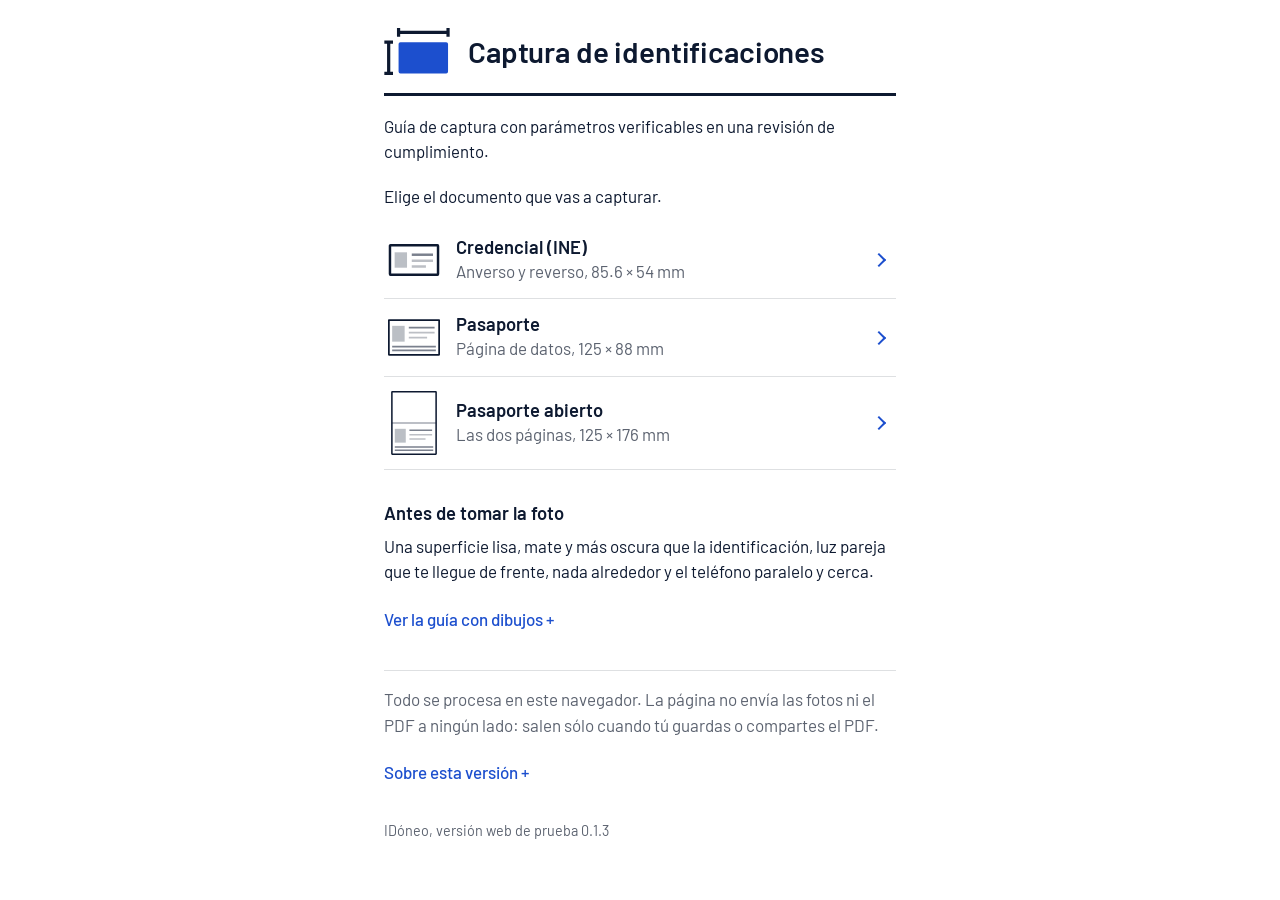
<file: idoneo/web/index.html>
<!doctype html>
<html lang="es-MX">
<head>
<meta charset="utf-8">
<meta name="viewport" content="width=device-width, initial-scale=1, viewport-fit=cover">
<!-- La política impide que la página cargue algo que no sea suyo o envíe algo por la red (connect-src 'none'), que
     mande formularios, que abra trabajadores y que escriba HTML desde el código (trusted-types). No puede impedir que la
     página navegue a otra dirección ni el WebRTC, que el código no usa. El motor corre aquí mismo, no en un trabajador
     aparte, para que esta regla lo cubra también a él. Como etiqueta no admite frame-ancestors: si el alojamiento deja
     poner encabezados, conviene mandarla también como encabezado, con frame-ancestors 'none'. -->
<meta http-equiv="Content-Security-Policy" content="default-src 'none'; script-src 'self'; style-src 'self'; img-src 'self' blob: data:; font-src 'self'; manifest-src 'self'; connect-src 'none'; worker-src 'none'; frame-src 'none'; form-action 'none'; base-uri 'none'; object-src 'none'; require-trusted-types-for 'script'; trusted-types 'none'">
<meta name="referrer" content="no-referrer">
<meta name="robots" content="noindex">
<title>IDóneo, versión web de prueba</title>
<meta name="description" content="Captura de credenciales y pasaportes a tamaño real sobre fondo blanco, en PDF tamaño carta. Todo se procesa en el navegador.">
<meta name="theme-color" content="#FFFFFF">
<link rel="manifest" href="manifest.webmanifest">
<link rel="icon" href="img/icono.svg" type="image/svg+xml">
<link rel="apple-touch-icon" href="img/icono_180.png">
<link rel="stylesheet" href="estilos.css">
<script type="module" src="app.js"></script>
</head>
<body>
<main id="app">

  <!-- Inicio: qué se va a capturar -->
  <section id="inicio" class="pantalla" aria-labelledby="inicio-titulo">
    <header class="membrete">
      <img class="marca" src="img/marca.svg" alt="" width="66" height="47">
      <h1 id="inicio-titulo" tabindex="-1">Captura de identificaciones</h1>
    </header>
    <p class="descriptor">Guía de captura con parámetros verificables en una revisión de cumplimiento.</p>
    <p id="aviso-recarga" class="aviso claro" role="alert" hidden>La página se volvió a cargar mientras estaba abierta la cámara, y lo que llevabas capturado se perdió. Suele pasar cuando al teléfono le falta memoria. Vuelve a empezar; si se repite, toma la foto con la cámara del teléfono y súbela con «Elegir una foto guardada».</p>
    <p class="indicacion">Elige el documento que vas a capturar.</p>
    <ul class="documentos">
      <li><button type="button" class="documento" data-formato="ID1">
        <img src="img/doc_credencial.svg" alt="" width="31" height="19">
        <span class="documento-texto"><span class="documento-titulo">Credencial (INE)</span>
          <span class="documento-detalle">Anverso y reverso, 85.6&nbsp;×&nbsp;54&nbsp;mm</span></span>
        <span class="flecha" aria-hidden="true"></span>
      </button></li>
      <li><button type="button" class="documento" data-formato="ID3">
        <img src="img/doc_pasaporte.svg" alt="" width="45" height="32">
        <span class="documento-texto"><span class="documento-titulo">Pasaporte</span>
          <span class="documento-detalle">Página de datos, 125&nbsp;×&nbsp;88&nbsp;mm</span></span>
        <span class="flecha" aria-hidden="true"></span>
      </button></li>
      <li><button type="button" class="documento" data-formato="ID3_ABIERTA">
        <img src="img/doc_libreta.svg" alt="" width="45" height="63">
        <span class="documento-texto"><span class="documento-titulo">Pasaporte abierto</span>
          <span class="documento-detalle">Las dos páginas, 125&nbsp;×&nbsp;176&nbsp;mm</span></span>
        <span class="flecha" aria-hidden="true"></span>
      </button></li>
    </ul>

    <h2>Antes de tomar la foto</h2>
    <p>Una superficie lisa, mate y más oscura que la identificación, luz pareja que te llegue de frente, nada alrededor y el teléfono paralelo y cerca.</p>
    <details class="guia">
      <summary>Ver la guía con dibujos</summary>
      <div class="guia-paginas">
        <figure class="guia-pagina">
          <img src="img/guia_superficie_mate.svg" alt="Así sí: una identificación sobre una superficie oscura y mate">
          <figcaption><strong>La superficie.</strong> Lisa, mate, de un solo color y más oscura que la identificación. Si tu mesa brilla, tiene veta o es clara, pon debajo de la identificación una tela o una cartulina, oscuras y sin brillo.</figcaption>
        </figure>
        <figure class="guia-pagina">
          <img src="img/guia_luz_frente.svg" alt="Así sí: la luz de frente">
          <figcaption><strong>La luz.</strong> Pareja y de frente. Con la lámpara justo encima o a tu espalda, la sombra del teléfono o de tu brazo cae sobre la identificación.</figcaption>
        </figure>
        <figure class="guia-pagina">
          <img src="img/guia_alrededor_libre.svg" alt="Así sí: la identificación sola, con espacio libre alrededor">
          <figcaption><strong>Alrededor.</strong> La identificación sola y completa, con unos centímetros libres a su alrededor. Nada encima ni junto a ella.</figcaption>
        </figure>
        <figure class="guia-pagina">
          <img src="img/guia_telefono_paralelo.svg" alt="Así sí: el teléfono paralelo a la mesa y cerca">
          <figcaption><strong>El teléfono.</strong> Paralelo a la mesa y cerca, con la identificación llenando casi toda la foto pero con un poco de mesa alrededor de las cuatro esquinas.</figcaption>
        </figure>
      </div>
    </details>

    <p id="aviso-navegador" class="aviso claro" role="alert" hidden>Este navegador es demasiado antiguo para la página. Usa Safari o Chrome actualizados (en iPhone, iOS 15 o posterior).</p>
    <p class="privacidad">Todo se procesa en este navegador. La página no envía las fotos ni el PDF a ningún lado: salen sólo cuando tú guardas o compartes el PDF.</p>
    <details class="sobre">
      <summary>Sobre esta versión</summary>
      <p>Es una versión de prueba de IDóneo para el navegador, con el mismo motor de la aplicación de Android. A diferencia de la aplicación, no guía la cámara en vivo: la foto se toma y el motor la revisa después, con los mismos criterios.</p>
      <p>En Chrome para Android la foto se toma dentro de la página, con un marco de referencia: el navegador pide permiso para usar la cámara la primera vez, y la cámara se apaga en cuanto se toma la foto o se sale de esa pantalla. En iPhone se usa la cámara del teléfono.</p>
      <p>No verifica que el documento sea auténtico ni que esté vigente, no garantiza que un tercero acepte el archivo y no está afiliada a ninguna autoridad ni institución. Úsala con la identificación de muestra o con documentos propios mientras dure la prueba.</p>
      <p>La tipografía es Barlow (licencia SIL Open Font) y el motor se compila con TeaVM (licencia Apache 2.0): ver <a href="licencias/LEEME.txt">licencias</a>.</p>
    </details>
    <p class="colofon">IDóneo, versión web de prueba <span id="version"></span></p>
  </section>

  <!-- Un lado: tomar o elegir la foto -->
  <section id="lado" class="pantalla" aria-labelledby="lado-titulo" hidden>
    <div class="barra">
      <button type="button" class="volver" data-accion="inicio">Inicio</button>
      <span id="lado-paso" class="pastilla"></span>
    </div>
    <h1 id="lado-titulo" tabindex="-1" aria-describedby="lado-estado"></h1>
    <p id="lado-indicacion"></p>

    <div id="lado-estado" class="estado" role="status" aria-live="polite"></div>
    <p id="aviso-camara" class="aviso claro" role="alert" hidden></p>

    <div class="acciones-foto">
      <label class="boton primario archivo">
        <input type="file" id="foto-camara" accept="image/*" capture="environment">
        <span>Tomar foto</span>
      </label>
      <label class="boton secundario archivo">
        <input type="file" id="foto-archivo" accept="image/*">
        <span>Elegir una foto guardada</span>
      </label>
      <button type="button" id="ver-toma" class="boton plano" hidden>Ver la toma que no pasó</button>
      <button type="button" id="reiniciar-lado" class="boton plano" hidden>Empezar de nuevo este lado</button>
    </div>
    <p id="aviso-lectura" class="aviso claro" hidden>Este navegador altera un poco las imágenes que lee la página, como protección contra el rastreo, y las mediciones pueden variar. Para la prueba, anota en tus comentarios que salió este aviso.</p>
    <p class="nota">La página no guarda la foto ni la envía a ningún lado. Una foto reenviada por mensajería suele llegar reducida y no alcanzar la resolución.</p>
  </section>

  <!-- La cámara dentro de la página (donde el navegador da foto fija): el navegador no deja el frente a otra aplicación -->
  <section id="camara" class="pantalla camara" aria-labelledby="camara-titulo" hidden>
    <video id="camara-video" playsinline muted aria-hidden="true"></video>
    <div class="camara-marco" aria-hidden="true"><div id="camara-recuadro"></div></div>
    <div class="camara-arriba">
      <h1 id="camara-titulo" tabindex="-1"></h1>
      <p id="camara-indicacion"></p>
    </div>
    <p id="camara-estado" class="camara-estado" role="status" aria-live="polite"></p>
    <div class="camara-abajo">
      <button type="button" id="camara-cancelar" class="boton secundario oscuro">Cancelar</button>
      <button type="button" id="camara-disparar" class="disparador" aria-label="Tomar la foto"></button>
      <button type="button" id="camara-sistema" class="camara-sistema">Usar la app de cámara</button>
    </div>
  </section>

  <!-- Procesando -->
  <section id="procesando" class="pantalla centrada" aria-labelledby="procesando-titulo" hidden>
    <div class="giro" aria-hidden="true"></div>
    <h1 id="procesando-titulo" tabindex="-1">Revisando la foto…</h1>
    <p>Se mide la inclinación, las esquinas, la nitidez, la resolución, la luz y los reflejos.</p>
  </section>

  <!-- Revisión de un lado -->
  <section id="revision" class="pantalla oscura" aria-labelledby="revision-titulo" hidden>
    <h1 id="revision-titulo" tabindex="-1"></h1>
    <div class="lamina">
      <canvas id="revision-imagen" role="img" aria-label="La identificación como quedará en el PDF"></canvas>
    </div>
    <div class="fila-derecha">
      <button type="button" id="girar" class="boton secundario oscuro">Girar media vuelta</button>
    </div>
    <div id="franja" class="franja" hidden>
      <p>En la ampliación va marcado lo que se quita al dejar la franja en blanco. Debe ser sólo la franja entre el doblez del pasaporte y la página de datos. Desliza la ampliación a lo ancho, y si lo marcado cubre algo de la página, conserva la franja.</p>
      <div class="franja-desplazable" tabindex="0" role="group" aria-label="Ampliación de la orilla junto al doblez; se desplaza a lo ancho"><canvas id="franja-imagen" role="img" aria-label="La orilla de la página de datos junto al doblez, ampliada, con lo que se quita marcado"></canvas></div>
      <button type="button" id="conservar" class="boton secundario oscuro">Conservar la franja</button>
      <p id="franja-conservada" class="tenue" hidden>La franja se queda como salió en la toma.</p>
    </div>
    <div id="revision-aviso" class="aviso" hidden></div>
    <p id="revision-dictamen" class="dictamen" hidden></p>
    <table class="mediciones">
      <caption class="oculto">Mediciones de la toma</caption>
      <tbody id="revision-tabla"></tbody>
    </table>
    <p id="revision-salida" class="tenue"></p>
    <div class="botones-abajo">
      <button type="button" id="revision-izquierda" class="boton secundario oscuro">Repetir</button>
      <button type="button" id="revision-derecha" class="boton primario oscuro">Continuar</button>
    </div>
  </section>

  <!-- Resultado -->
  <section id="resultado" class="pantalla" aria-labelledby="resultado-titulo" hidden>
    <h1 id="resultado-titulo" tabindex="-1">PDF listo</h1>
    <div id="resultado-sin-cumplir" class="aviso claro" hidden></div>
    <div class="mesa">
      <canvas id="hoja" role="img" aria-label="Vista de la hoja tamaño carta"></canvas>
    </div>
    <p class="tenue">Así queda la hoja tamaño carta del PDF.</p>
    <h2>Tamaño en la hoja</h2>
    <div class="segmentos" role="radiogroup" aria-label="Tamaño en la hoja">
      <button type="button" role="radio" data-escala="1" aria-checked="true">Tamaño real</button>
      <button type="button" role="radio" data-escala="1.5" aria-checked="false" aria-label="Ampliada al 150 %">150&nbsp;%</button>
      <button type="button" role="radio" data-escala="2" aria-checked="false" aria-label="Ampliada al 200 %">200&nbsp;%</button>
    </div>
    <p id="escala-nota" class="tenue" hidden></p>
    <label class="campo">
      <span>Nombre del archivo</span>
      <input type="text" id="nombre-archivo" value="identificacion" autocomplete="off" autocapitalize="off" spellcheck="false" maxlength="80">
    </label>
    <div class="acciones-pdf">
      <button type="button" id="guardar" class="boton primario">Guardar PDF</button>
      <button type="button" id="compartir" class="boton secundario" hidden>Compartir PDF</button>
      <button type="button" id="mediciones" class="boton plano">Guardar las mediciones (JSON)</button>
    </div>
    <p id="resultado-error" class="error" role="alert"></p>
    <p class="tenue">El PDF contiene sólo la hoja con la identificación. Las mediciones de la captura se guardan aparte, si las quieres conservar.</p>
    <button type="button" id="terminar" class="boton plano peligro">Terminar y borrar</button>
  </section>

  <dialog id="salir">
    <p>Si vuelves al inicio se pierde lo que llevas capturado.</p>
    <div class="botones-dialogo">
      <button type="button" class="boton plano" data-respuesta="no">Seguir aquí</button>
      <button type="button" class="boton primario" data-respuesta="si">Volver al inicio</button>
    </div>
  </dialog>

  <noscript><p class="aviso claro">Esta página necesita JavaScript: el motor que revisa la foto corre en el navegador.</p></noscript>
</main>
</body>
</html>
</file>
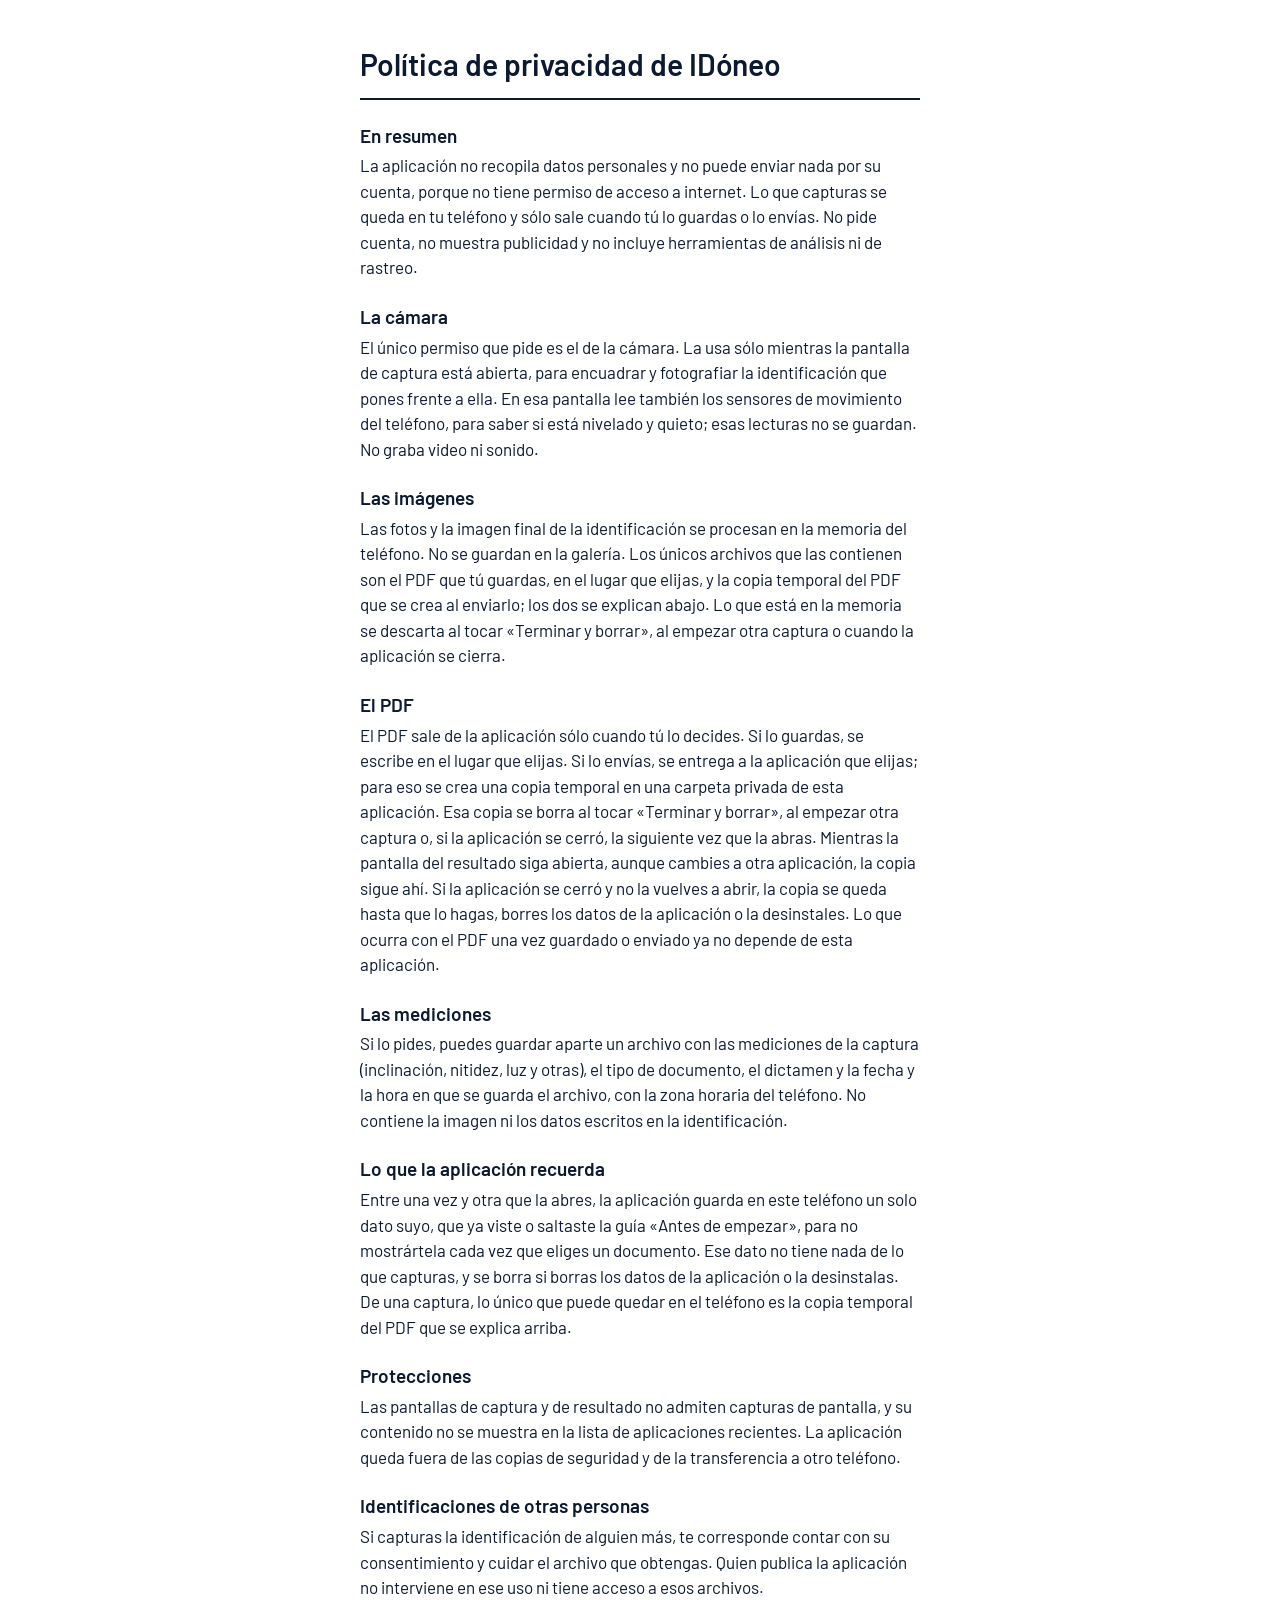
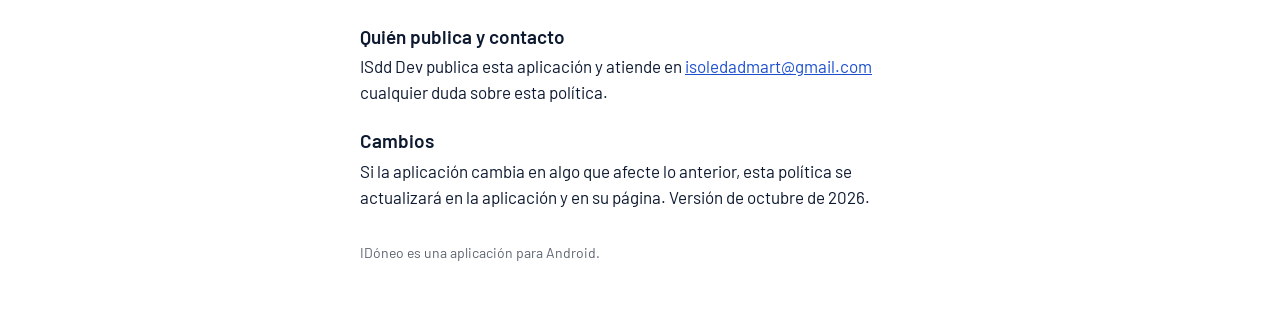
<file: idoneo/privacidad.html>
<!doctype html>
<html lang="es">
<head>
<meta charset="utf-8">
<meta name="viewport" content="width=device-width, initial-scale=1">
<title>Política de privacidad de IDóneo</title>
<meta name="description" content="Política de privacidad de IDóneo. La aplicación no recopila datos personales y no puede enviar nada por su cuenta, porque no tiene permiso de acceso a internet.">
<style>
  @font-face { font-family: 'barlow_regular'; src: url([data-uri]); font-display: swap; }
  @font-face { font-family: 'barlow_semibold'; src: url([data-uri]); font-display: swap; }
  html { -webkit-text-size-adjust: 100%; }
  body { margin: 0; background: #fff; color: #0D1930;
         font: 17px/1.5 'barlow_regular', system-ui, -apple-system, "Segoe UI", Roboto, "Helvetica Neue", Arial, sans-serif; }
  main { max-width: 560px; margin: 0 auto; padding: 48px 24px 24px; }
  h1 { margin: 0; font: 400 30px/1.12 'barlow_semibold', system-ui, sans-serif; }
  hr { border: 0; border-top: 2px solid #0D1930; margin: 16px 0 0; }
  h2 { font: 400 19px/1.25 'barlow_semibold', system-ui, sans-serif; margin: 24px 0 6px; }
  p { margin: 0; overflow-wrap: anywhere; }
  a { color: #1C4FCE; }
  footer { max-width: 560px; margin: 0 auto; padding: 8px 24px 48px; color: #5C6370; font-size: 14px; }
</style>
</head>
<body>
<main>
<h1>Política de privacidad de IDóneo</h1>
<hr>
<h2>En resumen</h2>
<p>La aplicación no recopila datos personales y no puede enviar nada por su cuenta, porque no tiene permiso de acceso a internet. Lo que capturas se queda en tu teléfono y sólo sale cuando tú lo guardas o lo envías. No pide cuenta, no muestra publicidad y no incluye herramientas de análisis ni de rastreo.</p>
<h2>La cámara</h2>
<p>El único permiso que pide es el de la cámara. La usa sólo mientras la pantalla de captura está abierta, para encuadrar y fotografiar la identificación que pones frente a ella. En esa pantalla lee también los sensores de movimiento del teléfono, para saber si está nivelado y quieto; esas lecturas no se guardan. No graba video ni sonido.</p>
<h2>Las imágenes</h2>
<p>Las fotos y la imagen final de la identificación se procesan en la memoria del teléfono. No se guardan en la galería. Los únicos archivos que las contienen son el PDF que tú guardas, en el lugar que elijas, y la copia temporal del PDF que se crea al enviarlo; los dos se explican abajo. Lo que está en la memoria se descarta al tocar «Terminar y borrar», al empezar otra captura o cuando la aplicación se cierra.</p>
<h2>El PDF</h2>
<p>El PDF sale de la aplicación sólo cuando tú lo decides. Si lo guardas, se escribe en el lugar que elijas. Si lo envías, se entrega a la aplicación que elijas; para eso se crea una copia temporal en una carpeta privada de esta aplicación. Esa copia se borra al tocar «Terminar y borrar», al empezar otra captura o, si la aplicación se cerró, la siguiente vez que la abras. Mientras la pantalla del resultado siga abierta, aunque cambies a otra aplicación, la copia sigue ahí. Si la aplicación se cerró y no la vuelves a abrir, la copia se queda hasta que lo hagas, borres los datos de la aplicación o la desinstales. Lo que ocurra con el PDF una vez guardado o enviado ya no depende de esta aplicación.</p>
<h2>Las mediciones</h2>
<p>Si lo pides, puedes guardar aparte un archivo con las mediciones de la captura (inclinación, nitidez, luz y otras), el tipo de documento, el dictamen y la fecha y la hora en que se guarda el archivo, con la zona horaria del teléfono. No contiene la imagen ni los datos escritos en la identificación.</p>
<h2>Lo que la aplicación recuerda</h2>
<p>Entre una vez y otra que la abres, la aplicación guarda en este teléfono un solo dato suyo, que ya viste o saltaste la guía «Antes de empezar», para no mostrártela cada vez que eliges un documento. Ese dato no tiene nada de lo que capturas, y se borra si borras los datos de la aplicación o la desinstalas. De una captura, lo único que puede quedar en el teléfono es la copia temporal del PDF que se explica arriba.</p>
<h2>Protecciones</h2>
<p>Las pantallas de captura y de resultado no admiten capturas de pantalla, y su contenido no se muestra en la lista de aplicaciones recientes. La aplicación queda fuera de las copias de seguridad y de la transferencia a otro teléfono.</p>
<h2>Identificaciones de otras personas</h2>
<p>Si capturas la identificación de alguien más, te corresponde contar con su consentimiento y cuidar el archivo que obtengas. Quien publica la aplicación no interviene en ese uso ni tiene acceso a esos archivos.</p>
<h2>Quién publica y contacto</h2>
<p>ISdd Dev publica esta aplicación y atiende en <a href="mailto:isoledadmart@gmail.com">isoledadmart@gmail.com</a> cualquier duda sobre esta política.</p>
<h2>Cambios</h2>
<p>Si la aplicación cambia en algo que afecte lo anterior, esta política se actualizará en la aplicación y en su página. Versión de octubre de 2026.</p>
</main>
<footer>IDóneo es una aplicación para Android.</footer>
</body>
</html>
</file>
<file: idoneo/web/estilos.css>
/* IDóneo, versión web. Los colores, la tipografía y las formas son los de la aplicación (res/values/colors.xml,
   res/font, res/drawable): papel claro para elegir y para el resultado, superficie oscura para revisar la imagen. */

@font-face {
  font-family: "Barlow";
  src: url("fuentes/barlow_regular.ttf") format("truetype");
  font-weight: 400;
  font-display: swap;
}
@font-face {
  font-family: "Barlow";
  src: url("fuentes/barlow_medium.ttf") format("truetype");
  font-weight: 500;
  font-display: swap;
}
@font-face {
  font-family: "Barlow";
  src: url("fuentes/barlow_semibold.ttf") format("truetype");
  font-weight: 600;
  font-display: swap;
}

:root {
  color-scheme: light;
  --tinta: #0D1930;
  --marca: #1C4FCE;
  --acento: #8AB5FF;
  --gris: #5C6370;
  --fondo: #F2F3F4;
  --superficie: #FFFFFF;
  --linea: #DEE0E2;
  --marca-suave: #E8EDFA;
  --inactivo: #D6D8DB;
  --texto-inactivo: #656D7B;
  --aviso-fondo-claro: #FDF2E1;
  --aviso-borde-claro: #EBC27A;
  --negro: #000000;
  --superficie-oscura: #141619;
  --linea-oscura: #292D32;
  --contorno-oscuro: #6E7684;
  --texto-claro-tenue: #B8BFCC;
  --aviso-fondo: #221909;
  --pasa: #30D5A9;
  --ambar: #F5B041;
  --rojo: #FF6B5C;
  --rojo-claro: #C62828;
  --radio: 14px;
  --gutter: 16px;
}

*, *::before, *::after { box-sizing: border-box; }

/* lo oculto se oculta aunque su clase diga cómo mostrarlo */
[hidden] { display: none !important; }

html { -webkit-text-size-adjust: 100%; text-size-adjust: 100%; }

body {
  margin: 0;
  background: var(--superficie);
  color: var(--tinta);
  font-family: "Barlow", system-ui, -apple-system, "Segoe UI", sans-serif;
  font-size: 17px;
  line-height: 1.5;
  font-weight: 400;
}

body.oscuro { background: var(--negro); }

main {
  max-width: 34rem;
  margin: 0 auto;
  padding: calc(env(safe-area-inset-top, 0px) + 20px) calc(env(safe-area-inset-right, 0px) + var(--gutter))
           calc(env(safe-area-inset-bottom, 0px) + 32px) calc(env(safe-area-inset-left, 0px) + var(--gutter));
}

h1 {
  font-size: 1.65rem;
  line-height: 1.2;
  font-weight: 600;
  margin: 0 0 0.75rem;
  letter-spacing: -0.005em;
}
h1:focus { outline: none; }
h2 {
  font-size: 1.15rem;
  line-height: 1.3;
  font-weight: 600;
  margin: 2rem 0 0.5rem;
}
p { margin: 0 0 0.75rem; }
a { color: var(--marca); }
strong { font-weight: 600; }

.oculto {
  position: absolute; width: 1px; height: 1px; overflow: hidden;
  clip: rect(0 0 0 0); clip-path: inset(50%); white-space: nowrap;
}

:focus-visible { outline: 3px solid var(--marca); outline-offset: 2px; }
.oscura :focus-visible { outline-color: var(--acento); }

/* ------------------------------------------------------------------ inicio */

.membrete {
  display: flex;
  align-items: center;
  gap: 18px;
  padding-bottom: 18px;
  border-bottom: 3px solid var(--tinta);
  margin: 8px 0 18px;
}
.membrete h1 { margin: 0; font-size: 1.85rem; }
.marca { flex: none; width: 66px; height: 47px; }

.descriptor { font-size: 1.05rem; }
.indicacion { margin-top: 1.25rem; }

.documentos { list-style: none; margin: 0.5rem 0 0; padding: 0; border-bottom: 1px solid var(--linea); }
.documentos li + li .documento { border-top: 1px solid var(--linea); }
.documento {
  display: flex;
  align-items: center;
  gap: 16px;
  width: 100%;
  min-height: 76px;
  padding: 14px 4px;
  border: 0;
  background: none;
  color: inherit;
  font: inherit;
  text-align: left;
  cursor: pointer;
}
.documento img { flex: none; width: 52px; height: auto; max-height: 64px; object-fit: contain; }
.documento-texto { flex: 1; display: flex; flex-direction: column; }
.documento-titulo { font-weight: 600; font-size: 1.15rem; line-height: 1.25; }
.documento-detalle { color: var(--gris); }
.documento:hover .documento-titulo { color: var(--marca); }
.flecha {
  flex: none;
  width: 10px; height: 10px;
  border-right: 2.5px solid var(--marca);
  border-bottom: 2.5px solid var(--marca);
  transform: rotate(-45deg);
  margin-right: 8px;
}

details { margin: 0.25rem 0 1rem; }
summary {
  cursor: pointer;
  color: var(--marca);
  font-weight: 500;
  padding: 10px 0;
  list-style: none;
}
summary::-webkit-details-marker { display: none; }
summary::after { content: " +"; }
details[open] > summary::after { content: " −"; }

.guia-paginas { display: grid; gap: 20px; margin-top: 8px; }
.guia-pagina { margin: 0; }
.guia-pagina img { display: block; width: 100%; height: auto; border-radius: 12px; }
.guia-pagina figcaption { margin-top: 8px; }

.privacidad {
  margin-top: 1.75rem;
  padding-top: 1rem;
  border-top: 1px solid var(--linea);
  color: var(--gris);
}
.sobre p { color: var(--gris); }
.colofon { color: var(--gris); font-size: 0.9rem; margin-top: 1.5rem; }

/* ------------------------------------------------------------------ botones */

.boton {
  display: flex;
  align-items: center;
  justify-content: center;
  width: 100%;
  min-height: 52px;
  padding: 12px 20px;
  border-radius: var(--radio);
  border: 1.5px solid transparent;
  font: inherit;
  font-weight: 500;
  font-size: 1rem;
  line-height: 1.25;
  text-align: center;
  cursor: pointer;
  text-decoration: none;
}
.boton:disabled { cursor: default; }
.primario { background: var(--marca); color: #fff; }
.primario:disabled { background: var(--inactivo); color: var(--texto-inactivo); }
.secundario { background: var(--superficie); color: var(--marca); border-color: var(--marca); }
.plano { background: none; color: var(--marca); min-height: 48px; }
.peligro { color: var(--rojo-claro); }
.primario.oscuro { background: var(--acento); color: var(--negro); }
.primario.oscuro:disabled { background: #1D2025; color: #7E8795; }
.secundario.oscuro { background: var(--superficie-oscura); color: #fff; border-color: var(--contorno-oscuro); }
.secundario.oscuro:disabled { border-color: var(--linea-oscura); color: #7E8795; }

/* el archivo se elige con una etiqueta que parece botón; la casilla queda fuera de la vista pero alcanzable */
.archivo { position: relative; }
.archivo input {
  position: absolute; inset: 0; opacity: 0; width: 100%; height: 100%;
  cursor: pointer; font-size: 0;
}
.archivo:focus-within { outline: 3px solid var(--marca); outline-offset: 2px; }

.acciones-foto, .acciones-pdf { display: grid; gap: 12px; margin: 1.25rem 0 1rem; }

/* ------------------------------------------------------------------ un lado */

.barra {
  display: flex;
  align-items: center;
  justify-content: space-between;
  margin: -6px 0 14px;
}
.volver {
  border: 0; background: none; padding: 10px 0; font: inherit; color: var(--marca); font-weight: 500; cursor: pointer;
}
.volver::before { content: "‹ "; }
.pastilla {
  background: var(--fondo);
  color: var(--gris);
  border-radius: 999px;
  padding: 4px 12px;
  font-size: 0.9rem;
}
.nota { color: var(--gris); font-size: 0.95rem; }

.estado:empty { display: none; }
.estado {
  border-radius: 12px;
  padding: 14px 16px;
  margin: 1rem 0;
  background: var(--aviso-fondo-claro);
  border: 1px solid var(--aviso-borde-claro);
}
.estado.mal { background: #FCEDEC; border-color: #E8A7A1; }
.estado h2 { margin: 0 0 0.35rem; font-size: 1.05rem; }
.estado p:last-child { margin-bottom: 0; }
.estado ul { margin: 0.25rem 0 0; padding-left: 1.2rem; }
.estado .tiempo { color: var(--gris); font-size: 0.9rem; }

#aviso-camara { margin: 1rem 0; }
#aviso-recarga { margin: 1rem 0; }

/* ------------------------------------------------------------------ la cámara dentro de la página */

.camara {
  position: fixed;
  inset: 0;
  z-index: 10;
  overflow: hidden;
  background: var(--negro);
  color: #fff;
}
/* el video entero, sin recortar: lo que se ve es lo que sale en la foto */
.camara video {
  position: absolute;
  inset: 0;
  width: 100%;
  height: 100%;
  object-fit: contain;
  background: var(--negro);
}
.camara-marco {
  position: absolute;
  inset: 0;
  display: flex;
  align-items: center;
  justify-content: center;
  pointer-events: none;
}
/* el marco: la proporción del documento, con lo de afuera en penumbra */
#camara-recuadro {
  border: 2px solid rgba(255, 255, 255, 0.92);
  border-radius: 10px;
  box-shadow: 0 0 0 100vmax rgba(0, 0, 0, 0.42);
}
.camara-arriba {
  position: absolute;
  left: 0;
  right: 0;
  top: 0;
  padding: calc(env(safe-area-inset-top, 0px) + 16px) calc(env(safe-area-inset-right, 0px) + var(--gutter)) 12px
           calc(env(safe-area-inset-left, 0px) + var(--gutter));
}
.camara-arriba h1 { font-size: 1.35rem; margin: 0 0 0.35rem; }
.camara-arriba p { margin: 0; max-width: 32rem; color: #fff; text-shadow: 0 1px 2px rgba(0, 0, 0, 0.6); }
.camara-estado {
  position: absolute;
  left: 0;
  right: 0;
  bottom: calc(env(safe-area-inset-bottom, 0px) + 124px);
  margin: 0;
  text-align: center;
  font-weight: 500;
  text-shadow: 0 1px 2px rgba(0, 0, 0, 0.6);
}
.camara-estado:empty { display: none; }
.camara-abajo {
  position: absolute;
  left: 0;
  right: 0;
  bottom: 0;
  display: grid;
  grid-template-columns: 1fr auto 1fr;
  align-items: center;
  padding: 16px calc(env(safe-area-inset-right, 0px) + var(--gutter)) calc(env(safe-area-inset-bottom, 0px) + 24px)
           calc(env(safe-area-inset-left, 0px) + var(--gutter));
}
.camara-abajo .boton { width: auto; min-height: 48px; justify-self: start; }
/* el disparador, como el de la aplicación: un disco blanco con un anillo */
.disparador {
  grid-column: 2;
  width: 76px;
  height: 76px;
  padding: 0;
  border-radius: 50%;
  border: 4px solid #fff;
  background: #fff;
  box-shadow: inset 0 0 0 5px var(--negro);
  cursor: pointer;
}
.disparador:disabled { opacity: 0.4; cursor: default; }
.camara-sistema {
  justify-self: end;
  min-height: 48px;
  max-width: 9rem;
  padding: 4px 0;
  border: 0;
  background: none;
  color: #fff;
  font: inherit;
  font-weight: 500;
  font-size: 0.95rem;
  line-height: 1.25;
  text-align: right;
  text-decoration: underline;
  text-underline-offset: 3px;
  cursor: pointer;
}
.disparador:focus-visible { outline: 3px solid var(--acento); outline-offset: 3px; }

/* ------------------------------------------------------------------ procesando */

.centrada { text-align: center; padding-top: 18vh; }
.giro {
  width: 44px; height: 44px; margin: 0 auto 24px;
  border-radius: 50%;
  border: 4px solid var(--linea);
  border-top-color: var(--marca);
  animation: girar 0.9s linear infinite;
}
@keyframes girar { to { transform: rotate(360deg); } }
@media (prefers-reduced-motion: reduce) { .giro { animation-duration: 3s; } }

/* ------------------------------------------------------------------ revisión */

.oscura { color: #fff; }
.oscura .tenue { color: var(--texto-claro-tenue); }
.lamina {
  background: var(--superficie);
  border-radius: 16px;
  padding: 10px;
  margin: 0.5rem 0 12px;
}
.lamina canvas { display: block; width: 100%; height: auto; }
.fila-derecha { display: flex; justify-content: flex-end; margin-bottom: 14px; }
.fila-derecha .boton { width: auto; }

.franja { margin: 0.5rem 0 1rem; }
.franja-desplazable {
  overflow-x: auto;
  background: var(--superficie);
  border-radius: 10px;
  margin: 10px 0 12px;
  -webkit-overflow-scrolling: touch;
}
.franja-desplazable canvas { display: block; height: 112px; width: auto; max-width: none; }
.franja .boton { margin-bottom: 8px; }

.aviso {
  background: var(--aviso-fondo);
  color: var(--ambar);
  border-radius: 12px;
  padding: 14px 16px;
  margin: 0 0 12px;
  white-space: pre-line;
}
.aviso.claro {
  background: var(--aviso-fondo-claro);
  border: 1px solid var(--aviso-borde-claro);
  color: var(--tinta);
}
.dictamen { color: var(--texto-claro-tenue); }

.mediciones {
  width: 100%;
  border-collapse: collapse;
  background: var(--superficie-oscura);
  border-radius: 12px;
  overflow: hidden;
  margin: 8px 0 10px;
  font-size: 0.97rem;
}
.mediciones th, .mediciones td { padding: 9px 12px; border-top: 1px solid var(--linea-oscura); vertical-align: baseline; }
.mediciones th { text-align: left; font-weight: 400; }
.mediciones tr:first-child th, .mediciones tr:first-child td { border-top: 0; }
.mediciones td:nth-child(2) { text-align: right; white-space: nowrap; color: var(--texto-claro-tenue); }
.mediciones td:nth-child(3) { text-align: right; white-space: nowrap; width: 3.6em; font-weight: 500; }
.mediciones .pasa { color: var(--pasa); }
.mediciones .aviso-e { color: var(--ambar); }
.mediciones .falla { color: var(--rojo); }

.botones-abajo {
  position: sticky;
  bottom: 0;
  display: grid;
  grid-template-columns: 1fr 1fr;
  gap: 12px;
  padding: 12px 0 calc(env(safe-area-inset-bottom, 0px) + 12px);
  background: var(--negro);
  border-top: 1px solid var(--linea-oscura);
  margin-top: 16px;
}

/* ------------------------------------------------------------------ resultado */

.mesa {
  background: var(--fondo);
  border-radius: 16px;
  padding: 18px;
  display: flex;
  justify-content: center;
  margin: 0.5rem 0 8px;
}
.mesa canvas {
  display: block;
  width: min(100%, 300px);
  height: auto;
  background: #fff;
  box-shadow: 0 1px 3px rgba(13, 25, 48, 0.25);
}
.tenue { color: var(--gris); }

.segmentos {
  display: grid;
  grid-template-columns: 1.4fr 1fr 1fr;
  border: 1px solid var(--gris);
  border-radius: var(--radio);
  padding: 4px;
  gap: 4px;
}
.segmentos button {
  min-height: 46px;
  border: 0;
  border-radius: 10px;
  background: none;
  font: inherit;
  font-weight: 500;
  color: var(--tinta);
  cursor: pointer;
}
.segmentos button[aria-checked="true"] {
  background: var(--marca-suave);
  color: var(--marca);
  box-shadow: inset 0 0 0 1.5px var(--marca);
}
.segmentos button:disabled { color: var(--texto-inactivo); cursor: default; }
#escala-nota { margin-top: 8px; }

.campo { display: grid; gap: 6px; margin: 1.5rem 0 0; font-weight: 500; }
.campo input {
  font: inherit;
  font-weight: 400;
  padding: 12px 14px;
  border: 1px solid var(--gris);
  border-radius: 12px;
  color: var(--tinta);
  background: var(--superficie);
  min-height: 48px;
}

dialog {
  border: 0;
  border-radius: 16px;
  padding: 20px;
  max-width: min(92vw, 26rem);
  color: var(--tinta);
  font: inherit;
}
dialog::backdrop { background: rgba(13, 25, 48, 0.45); }
.botones-dialogo { display: grid; grid-template-columns: 1fr 1fr; gap: 10px; margin-top: 8px; }

/* mientras la pantalla nueva no se pinta, no recibe toques (ver ir en app.js) */
.entrando { pointer-events: none; }

.error:empty { display: none; }
.error { color: var(--rojo-claro); font-weight: 500; margin: 0.5rem 0; }
#aviso-lectura { margin-top: 0.5rem; }
.franja-desplazable:focus-visible { outline: 3px solid var(--acento); outline-offset: 2px; }
</file>
